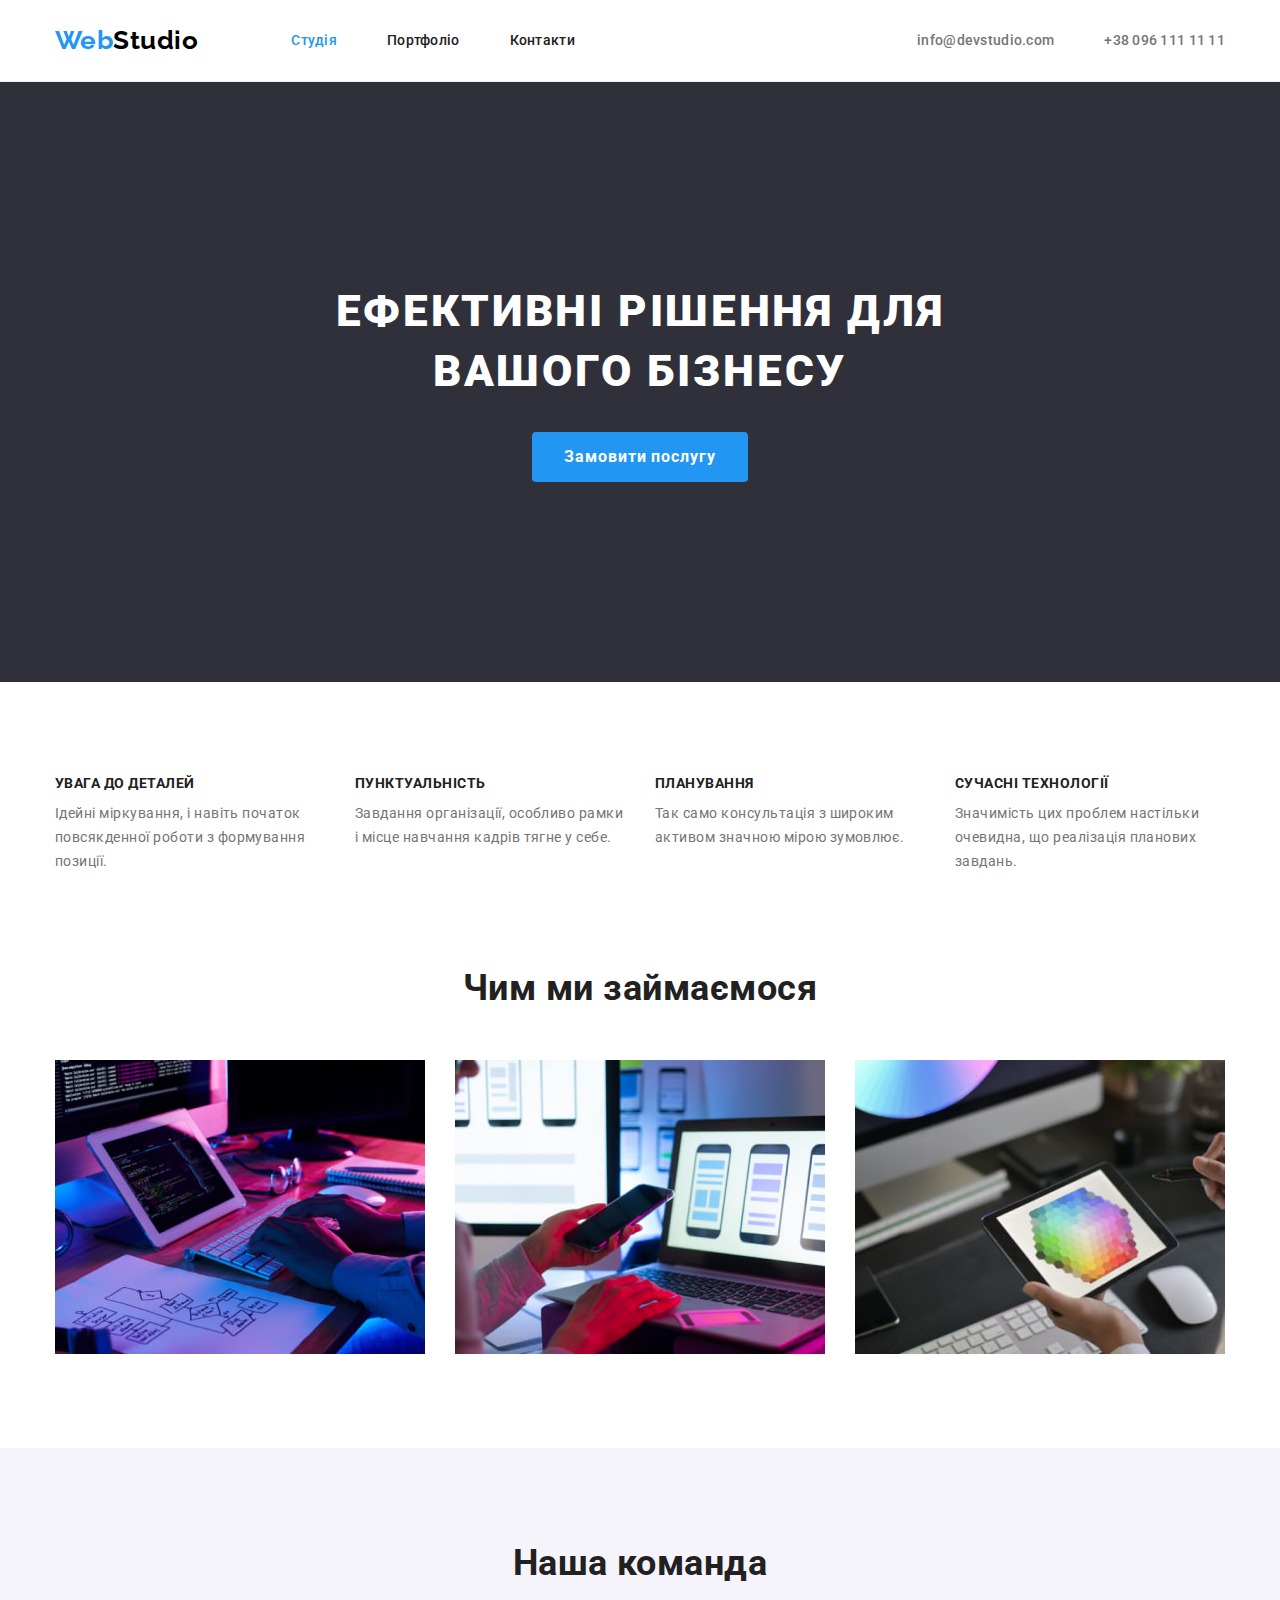
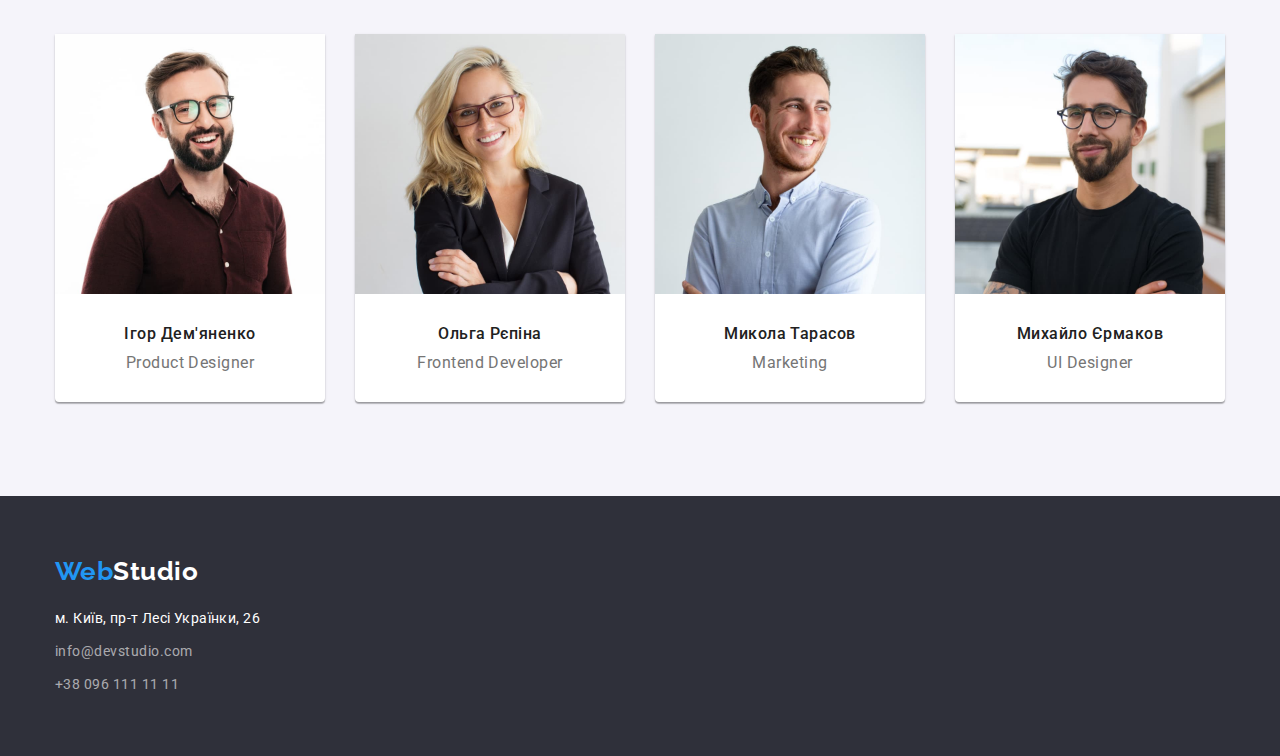
<file: index.html>
<!DOCTYPE html>
<html lang="uk">
<head>
    <meta charset="UTF-8">
    <meta http-equiv="X-UA-Compatible" content="IE=edge">
    <meta name="viewport" content="width=device-width, initial-scale=1.0">
    <title>WebStudio</title>
    <link href="https://fonts.googleapis.com/css2?family=Raleway:wght@700&family=Roboto:wght@400;500;700;900&display=swap"
        rel="stylesheet">
    <link rel="stylesheet" href="https://cdnjs.cloudflare.com/ajax/libs/modern-normalize/1.1.0/modern-normalize.min.css">
    <link rel="stylesheet" href="./css/styles.css">
</head>
<body>
    <!--Шапка-->
    <header class="header">
        <div class="container">
            <nav class="nav-block">
                <a class="element logo link" href="./index.html"><span class="accent">Web</span>Studio</a>
                <ul class="element nav list">
                    <li class="item"><a class="link current" href="./index.html">Студія</a></li>
                    <li class="item"><a class="link" href="./portfolio.html">Портфоліо</a></li>
                    <li class="item"><a class="link" href="#">Контакти</a></li>
                </ul>
            </nav>
        

        <ul class="contacts list">
                <li class="item"><a class="link" href="mailto:info@devstudio.com">info@devstudio.com</a></li>
                <li class="item"><a class="link" href="tel:+380961111111">+38 096 111 11 11</a></li>
        </ul>
    </div>
    </header>
    
    <main>
    <!--Герой-->
    <section class="hero">
       <div class="container">
            <h1 class="hero-title">Ефективні рішення для вашого бізнесу</h1>
            <button type="button" class="hero-button">Замовити послугу</button>
        </div>
    </section>

    <!--Переваги-->
    <section class="section">
        <div class="container">
            <ul class="advantages list">
                <li class="advantages-item">
                    <h3 class="subtitle-advantages">Увага до деталей</h3>
                    <p class="text-advantages">Ідейні міркування, і навіть початок повсякденної роботи з формування позиції.</p>
                </li>
                <li class="advantages-item">
                    <h3 class="subtitle-advantages">Пунктуальність</h3>
                    <p class="text-advantages">Завдання організації, особливо рамки і місце навчання кадрів тягне у себе.</p>
                </li>
                <li class="advantages-item">
                    <h3 class="subtitle-advantages">Планування</h3>
                    <p class="text-advantages">Так само консультація з широким активом значною мірою зумовлює.</p>
                </li>
                <li class="advantages-item">
                    <h3 class="subtitle-advantages">Сучасні технології</h3>
                    <p class="text-advantages">Значимість цих проблем настільки очевидна, що реалізація планових завдань.</p>
                </li>
            </ul>
        </div>
    </section>

    <!--Чим ми займаємося-->
    <section class="section doings">
        <div class="container">
            <h2 class="section-title">Чим ми займаємося</h2>
            <ul class="list">
                <li class="doings-item"><a href="#"><img src="./img/box1.jpg" alt="Робота за комп'ютером" width="370" height="294"></a></li>
                <li class="doings-item"><a href="#"><img src="./img/box2.jpg" alt="Робота за ноутбуком" width="370" height="294"></a></li>
                <li class="doings-item"><a href="#"><img src="./img/box3.jpg" alt="Робота на планшеті" width="370" height="294"></a></li>
            </ul>
        </div>
    </section>

    <!--Наша команда-->
    <section class="section team">
        <div class="container">
            <h2 class="section-title">Наша команда</h2>
            <ul class="list">
                <li class="item team">
                    <img class="teammate" src="./img/teammate1.jpg" alt="Учасник команди Ігор Дем'яненко" width="270" height="260">
                    <h3 class="subtitle-team">Ігор Дем'яненко</h3>
                    <p class="text-team" lang="en">Product Designer</p>
                </li>
                <li class="item team">
                    <img class="teammate" src="./img/teammate2.jpg" alt="Учасницкоманди Ольга Рєпіна" width="270" height="260">
                    <h3 class="subtitle-team">Ольга Рєпіна</h3>
                    <p class="text-team" lang="en">Frontend Developer</p>
                </li>
                <li class="item team">
                    <img class="teammate" src="./img/teammate3.jpg" alt="Учасник команди Микола Тарасов" width="270" height="260">
                    <h3 class="subtitle-team">Микола Тарасов</h3>
                    <p class="text-team" lang="en">Marketing</p>
                </li>
                <li class="item team">
                    <img class="teammate" src="./img/teammate4.jpg" alt="Учасник команди Михайло Єрмаков" width="270" height="260">
                    <h3 class="subtitle-team">Михайло Єрмаков</h3>
                    <p class="text-team" lang="en">UI Designer</p>
                </li>
            </ul>
        </div>
    </section>
    </main>

    <!--Підвал-->
    <footer class="footer">
        <div class="container">
            <a class="logo link" href="./index.html"><span class="accent">Web</span><span class="footer logo">Studio</span></a>
            <address><ul class="list">
                <li class="item"><a class="link location" href="https://goo.gl/maps/wLvoqqmrpKZQt63i9">м. Київ, пр-т Лесі Українки, 26</a></li>
                <li class="item"><a class="link contact" href="mailto:info@devstudio.com">info@devstudio.com</a></li>
                <li class="item"><a class="link contact" href="tel:+380961111111">+38 096 111 11 11</a></li>
            </ul></address>
        </div>
    </footer>
</body>
</html>
</file>
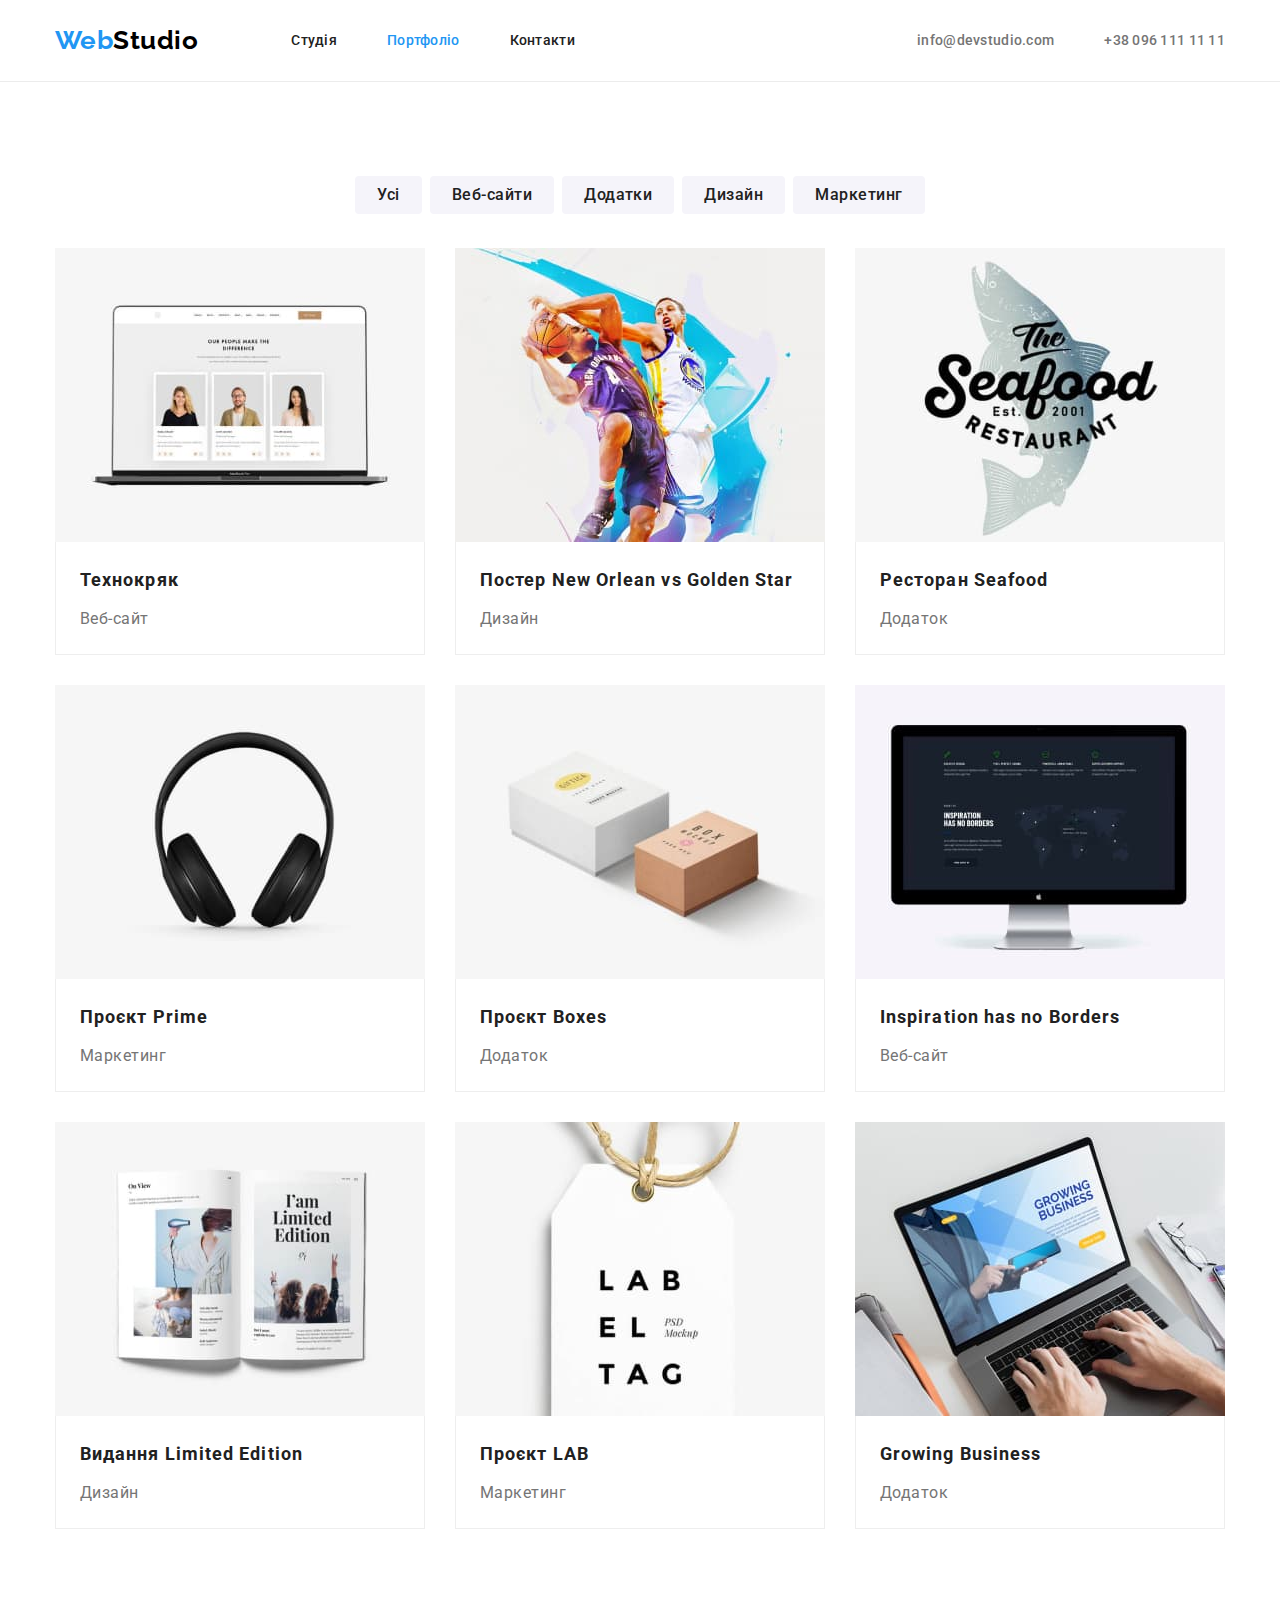
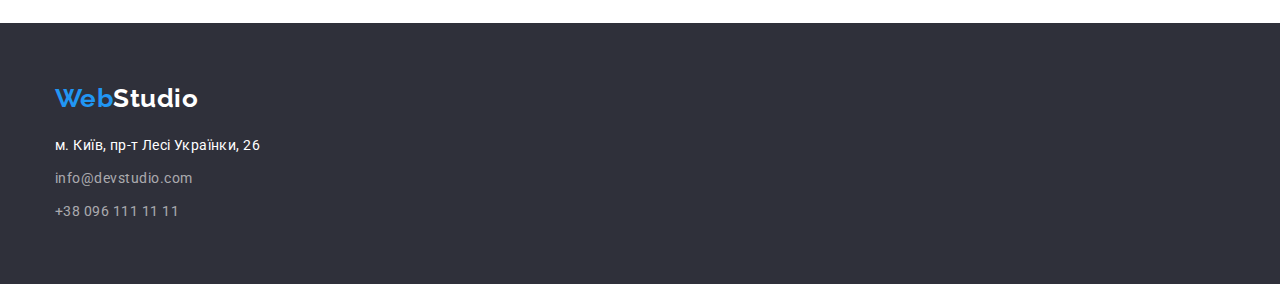
<file: portfolio.html>
<!DOCTYPE html>
<html lang="en">
<head>
    <meta charset="UTF-8">
    <meta http-equiv="X-UA-Compatible" content="IE=edge">
    <meta name="viewport" content="width=device-width, initial-scale=1.0">
    <title>Portfolio</title>
    <link href="https://fonts.googleapis.com/css2?family=Raleway:wght@700&family=Roboto:wght@400;500;700;900&display=swap"
        rel="stylesheet">
    <link rel="stylesheet" href="https://cdnjs.cloudflare.com/ajax/libs/modern-normalize/1.1.0/modern-normalize.min.css">
    <link rel="stylesheet" href="./css/styles.css">
</head>
<body>
    <!--Шапка-->
    <header class="header">
        <div class="container">
            <nav class="element nav-block">
                <a class="element logo link" href="./index.html"><span class="accent">Web</span>Studio</a>
                <ul class="nav list">
                    <li class="item"><a class="link" href="./index.html">Студія</a></li>
                    <li class="item"><a class="link current" href="./portfolio.html">Портфоліо</a></li>
                    <li class="item"><a class="link" href="#">Контакти</a></li>
                </ul>
            </nav>
        
            <ul class="contacts list">
                <li class="item"><a class="link" href="mailto:info@devstudio.com">info@devstudio.com</a></li>
                <li class="item"><a class="link" href="tel:+380961111111">+38 096 111 11 11</a></li>
            </ul>
        </div>
    </header>

    <main>
       <!--Фільтри та приклади робіт-->
        <section class="section">
            <div class="container">
                <ul class="filter list">
                    <li class="filter-item"><button class="filter-button" type="button">Усі</button></li>
                    <li class="filter-item"><button class="filter-button" type="button">Веб-сайти</button></li>
                    <li class="filter-item"><button class="filter-button" type="button">Додатки</button></li>
                    <li class="filter-item"><button class="filter-button" type="button">Дизайн</button></li>
                    <li class="filter-item"><button class="filter-button" type="button">Маркетинг</button></li>
                </ul>

                <h1 class="portfolio-title">Портфоліо</h1>
                
                <ul class="portfolio list">
                    <li class="item"><a class="link" href="#">
                        <img class="portfolio-icon" src="./img/technokriak-prjct.jpg" alt="Веб-сайт Технокряк" width="370" height="294">
                        <div class="portfolio-content">
                            <h2 class="subtitle-portfolio">Технокряк</h2>
                            <p class="text-portfolio">Веб-сайт</p>
                        </div>
                    </a></li>
                    <li class="item"><a class="link" href="#">
                        <img class="portfolio-icon" src="./img/new-orlean-prjct.jpg" alt="Дизайн постера New Orlean vs Golden Star" width="370" height="294">
                        <div class="portfolio-content">
                            <h2 class="subtitle-portfolio">Постер New Orlean vs Golden Star</h2>
                            <p class="text-portfolio">Дизайн</p>
                        </div>
                    </a></li>
                    <li class="item"><a class="link" href="#">
                        <img class="portfolio-icon" src="./img/seafood-prjct.jpg" alt="Додаток ресторану Seafood" width="370" height="294">
                        <div class="portfolio-content">
                            <h2 class="subtitle-portfolio">Ресторан Seafood</h2>
                            <p class="text-portfolio">Додаток</p>
                        </div>
                    </a></li>
                    <li class="item"><a class="link" href="#">
                        <img class="portfolio-icon" src="./img/prime-prjct.jpg" alt="Маркетинг проєкту Prime" width="370" height="294">
                        <div class="portfolio-content">
                            <h2 class="subtitle-portfolio">Проєкт Prime</h2>
                            <p class="text-portfolio">Маркетинг</p>
                        </div>
                    </a></li>
                    <li class="item"><a class="link" href="#">
                        <img class="portfolio-icon" src="./img/boxes-prjct.jpg" alt="Додаток проєкту Boxes" width="370" height="294">
                        <div class="portfolio-content">
                            <h2 class="subtitle-portfolio">Проєкт Boxes</h2>
                            <p class="text-portfolio">Додаток</p>
                        </div>
                    </a></li>
                    <li class="item"><a class="link" href="#">
                        <img class="portfolio-icon" src="./img/inspiration-prjct.jpg" alt="Веб-сайт Inspiration has no Borders" width="370" height="294">
                        <div class="portfolio-content">
                            <h2 class="subtitle-portfolio">Inspiration has no Borders</h2>
                            <p class="text-portfolio">Веб-сайт</p>
                        </div>
                    </a></li>
                    <li class="item"><a class="link" href="#">
                        <img class="portfolio-icon" src="./img/ltd-edition-prjct.jpg" alt="Дизайн видання Limited Edition" width="370" height="294">
                        <div class="portfolio-content">
                            <h2 class="subtitle-portfolio">Видання Limited Edition</h2>
                            <p class="text-portfolio">Дизайн</p>
                        </div>
                    </a></li>
                    <li class="item"><a class="link" href="#">
                        <img class="portfolio-icon" src="./img/lab-prjct.jpg" alt="Маркетинг проєкту LAB" width="370" height="294">
                        <div class="portfolio-content">
                            <h2 class="subtitle-portfolio">Проєкт LAB</h2>
                            <p class="text-portfolio">Маркетинг</p>
                        </div>
                    </a></li>
                    <li class="item"><a class="link" href="#">
                        <img class="portfolio-icon" src="./img/growing-prjct.jpg" alt="Додаток Growing Business" width="370" height="294">
                        <div class="portfolio-content">
                            <h2 class="subtitle-portfolio">Growing Business</h2>
                            <p class="text-portfolio">Додаток</p>
                        </div>
                    </a></li>
                </ul>
            </div>
        </section>

    </main>

    <!--Підвал-->
    <footer class="footer">
        <div class="container">
            <a class="logo link" href="./index.html"><span class="accent">Web</span><span
                    class="footer logo">Studio</span></a>
            <address>
                <ul class="list">
                    <li class="item"><a class="link location" href="https://goo.gl/maps/wLvoqqmrpKZQt63i9">м. Київ, пр-т
                            Лесі Українки, 26</a></li>
                    <li class="item"><a class="link contact" href="mailto:info@devstudio.com">info@devstudio.com</a></li>
                    <li class="item"><a class="link contact" href="tel:+380961111111">+38 096 111 11 11</a></li>
                </ul>
            </address>
        </div>
    </footer>
</body>
</html>
</file>
<file: css/styles.css>
:root {
    --acent-color: #2196F3;
    --secondary-accent-color: #188CE8;
    --title-text-color: #212121;
    --secondary-tect-color: #FFFFFF;
    --main-text-color: #757575;
    --background: #FFFFFF;
    --secondary-background: #F5F4FA;
    --accent-background: #2F303A;
    --logo-color: #000000;
    --border-color-header: #ECECEC;
    --border-color: #EEEEEE;
}

body {
    background-color: var(--background);
    color: var(--main-text-color);
    font-family: 'Roboto', sans-serif;
    letter-spacing: 0.03em;
    text-decoration: none;
    list-style-type: none;
}

h1,h2,h3,h4,h5,h6,p {
    margin-top: 0;
    margin-bottom: 0;
}

img {
    display: block;
}

.container {
    margin-left: auto;
    margin-right: auto;
    width: 1200px;
    padding-right: 15px;
    padding-left: 15px;
}

.list {
    list-style-type: inherit;
    padding: 0;
    margin: 0;
}

.link {
    text-decoration: inherit;
}

.section {
    padding-bottom: 94px;
    padding-top: 94px;
}

/* Шапка */
.header {
    border-bottom: 1px solid var(--border-color-header);
}

.header > .container {
    display: flex;
    align-items: center;
    justify-content: space-between;
 }

.nav-block {
    display: flex;
    align-items: center;
}

.nav-block .element:not(:last-child) {
    margin-right: 93px;
}

.nav.list {
    display: flex;
}

.nav.list .item:not(:last-child) {
    margin-right: 50px;
}

.contacts.list {
    display: flex;
}

.contacts.list .item:not(:last-child) {
    margin-right: 50px;
}

.link.current {
    color: var(--acent-color);
}

.header .logo {
    padding-top: 25px;
    padding-bottom: 25px;
}

.logo {   
    font-family: 'Raleway', sans-serif;
    color: var(--logo-color);
    font-weight: 700;
    font-size: 26px;
    line-height: 1.19;
}

.accent {
    color: var(--acent-color);
}

.nav a,
.contacts a {
    color: var(--title-text-color);
    font-weight: 500;
    font-size: 14px;
    line-height: calc(16/14);
    letter-spacing: 0.02em;
}

.contacts a {
    color: var(--main-text-color);
}

.nav a:hover,
.nav a:focus,
.contacts a:hover,
.contacts a:focus {
    color: var(--acent-color);
}

/* Герой */
.hero {
    padding: 200px 0;
    background-color: var(--accent-background);
    text-align: center;
}

.hero-title {
    margin-bottom: 30px;
    margin-left: auto;
    margin-right: auto;
    width: 696px;
    
    font-weight: 900;
    font-size: 44px;
    line-height: 1.36;
    letter-spacing: 0.06em;
    text-transform: uppercase;
    color: var(--secondary-tect-color);
   }

.hero-button {
    border-radius: 4px;
    padding: 10px 32px;
    min-width: 216px;
    text-align: center;

    font-family: inherit;
    font-weight: 700;
    font-size: 16px;
    line-height: 1.88;
    letter-spacing: 0.06em;
    color: var(--secondary-tect-color);
    background-color: var(--acent-color);
    border: none;
    cursor: pointer;
}

.hero-button:hover,
.hero-button:focus {
    background-color: var(--secondary-accent-color);
}

/* Переваги */
.advantages {
    display: flex;
}

.advantages-item {
    width: calc((100% - 90px) / 4);
}

.advantages-item:not(:last-child) {
    margin-right: 30px;
}

.subtitle-advantages {
    margin-bottom: 10px;
    
    font-weight: 700;
    font-size: 14px;
    line-height: 1.14;
    text-transform: uppercase;
    color: var(--title-text-color);
}

.text-advantages {
    font-size: 14px;
    line-height: 1.71;
}

/*Чим ми займаэмося*/
.section.doings {
    padding-top: 0;
}

.doings .list {
    display: flex;
    justify-content: center;
}

.doings-item:not(:last-child) {
    margin-right: 30px;
}

/* Чим ми займаємося + Наша команда */
.section-title {
    margin-bottom: 50px;

    font-weight: 700;
    font-size: 36px;
    line-height: 1.17;
    text-align: center;
    color: var(--title-text-color);
}

/* Наша команда */
.section.team .list {
    display: flex;
    justify-content: center;
    text-align: center;
}

.item.team:not(:last-child) {
    margin-right: 30px;
}

.teammate, .text-team {
    margin-bottom: 30px;
}

.subtitle-team {
    padding-bottom: 10px;
}

.item.team {  
    background-color: var(--background);
    border-radius: 0px 0px 4px 4px;
    box-shadow: 0px 1px 3px rgba(0, 0, 0, 0.12), 0px 1px 1px rgba(0, 0, 0, 0.14), 0px 2px 1px rgba(0, 0, 0, 0.2);
}

.subtitle-team {
    font-weight: 500;
    font-size: 16px;
    line-height: 1.19;
    color: var(--title-text-color)
}

.text-team {
    font-size: 16px;
    line-height: 1.19;
}

.section.team {
    background-color: var(--secondary-background);
}

/* Підвал */
.footer {
    background-color: var(--accent-background);
}

.footer .logo {
    margin-top: 60px;
    margin-bottom: 20px;
}

.footer.logo {
    display: inline-block;
    color: var(--secondary-tect-color);
}

.footer .list {
    display: inline-block;
    margin-bottom: 60px;
}

.link.location {
    font-size: 14px;
    font-style: normal;
    line-height: 1.71;
    letter-spacing: 0.03em;
    color: var(--secondary-tect-color);
  }

.link.contact {    
    font-size: 14px;
    font-style: normal;
    line-height: 1.71;
    color: rgba(255, 255, 255, 0.6);
}

.footer .item:not(:last-child) {
    display: block;
    margin-bottom: 9px;
}

.link.contact:hover,
.link.contact:focus {
    color: var(--acent-color);
}


/* Портфоліо */
/* Фільтри */
.filter.list {
    display: flex;
    justify-content: center;
    margin-bottom: 34px;
}

.filter-item:not(:last-child) {
    margin-right: 8px;
}


.filter-button {
    padding: 6px 22px;

    font-family: inherit;
    font-weight: 500;
    font-size: 16px;
    line-height: 1.62;
    letter-spacing: inherit;
    color: var(--title-text-color);
    background: var(--secondary-background);
    border: none;
    border-radius: 4px;
}

.filter-button:hover,
.filter-button:focus {
    color: var(--secondary-tect-color);
    background-color: var(--acent-color);
    cursor: pointer;
    box-shadow: 0px 3px 1px rgba(0, 0, 0, 0.1), 0px 1px 2px rgba(0, 0, 0, 0.08), 0px 2px 2px rgba(0, 0, 0, 0.12);
}

/* Приклади робіт */
.portfolio-title {
    position: absolute;
    width: 1px;
    height: 1px;
    margin: -1px;
    border: 0;
    padding: 0;
    white-space: nowrap;
    clip-path: inset(100%);
    clip: rect(0 0 0 0);
    overflow: hidden;
}

.portfolio {
    display: flex;
    flex-wrap: wrap;
    margin: -15px;
}

.portfolio .item {
    margin: 15px;
    
    background-color: var(--background);
}


.portfolio-content {
    border: 1px solid var(--border-color);
    border-top: none;
}

.subtitle-portfolio {
    margin-bottom: 6px;
    padding-right: 24px;
    padding-left: 24px;
    padding-top: 20px;

    font-weight: 700;
    font-size: 18px;
    line-height: 2;
    letter-spacing: 0.06em;
    color: var(--title-text-color);
}

.text-portfolio {
    margin-bottom: 20px;
    padding-right: 24px;
    padding-left: 24px;

    font-size: 16px;
    line-height: 1.88;
    color: var(--main-text-color)
}
</file>
